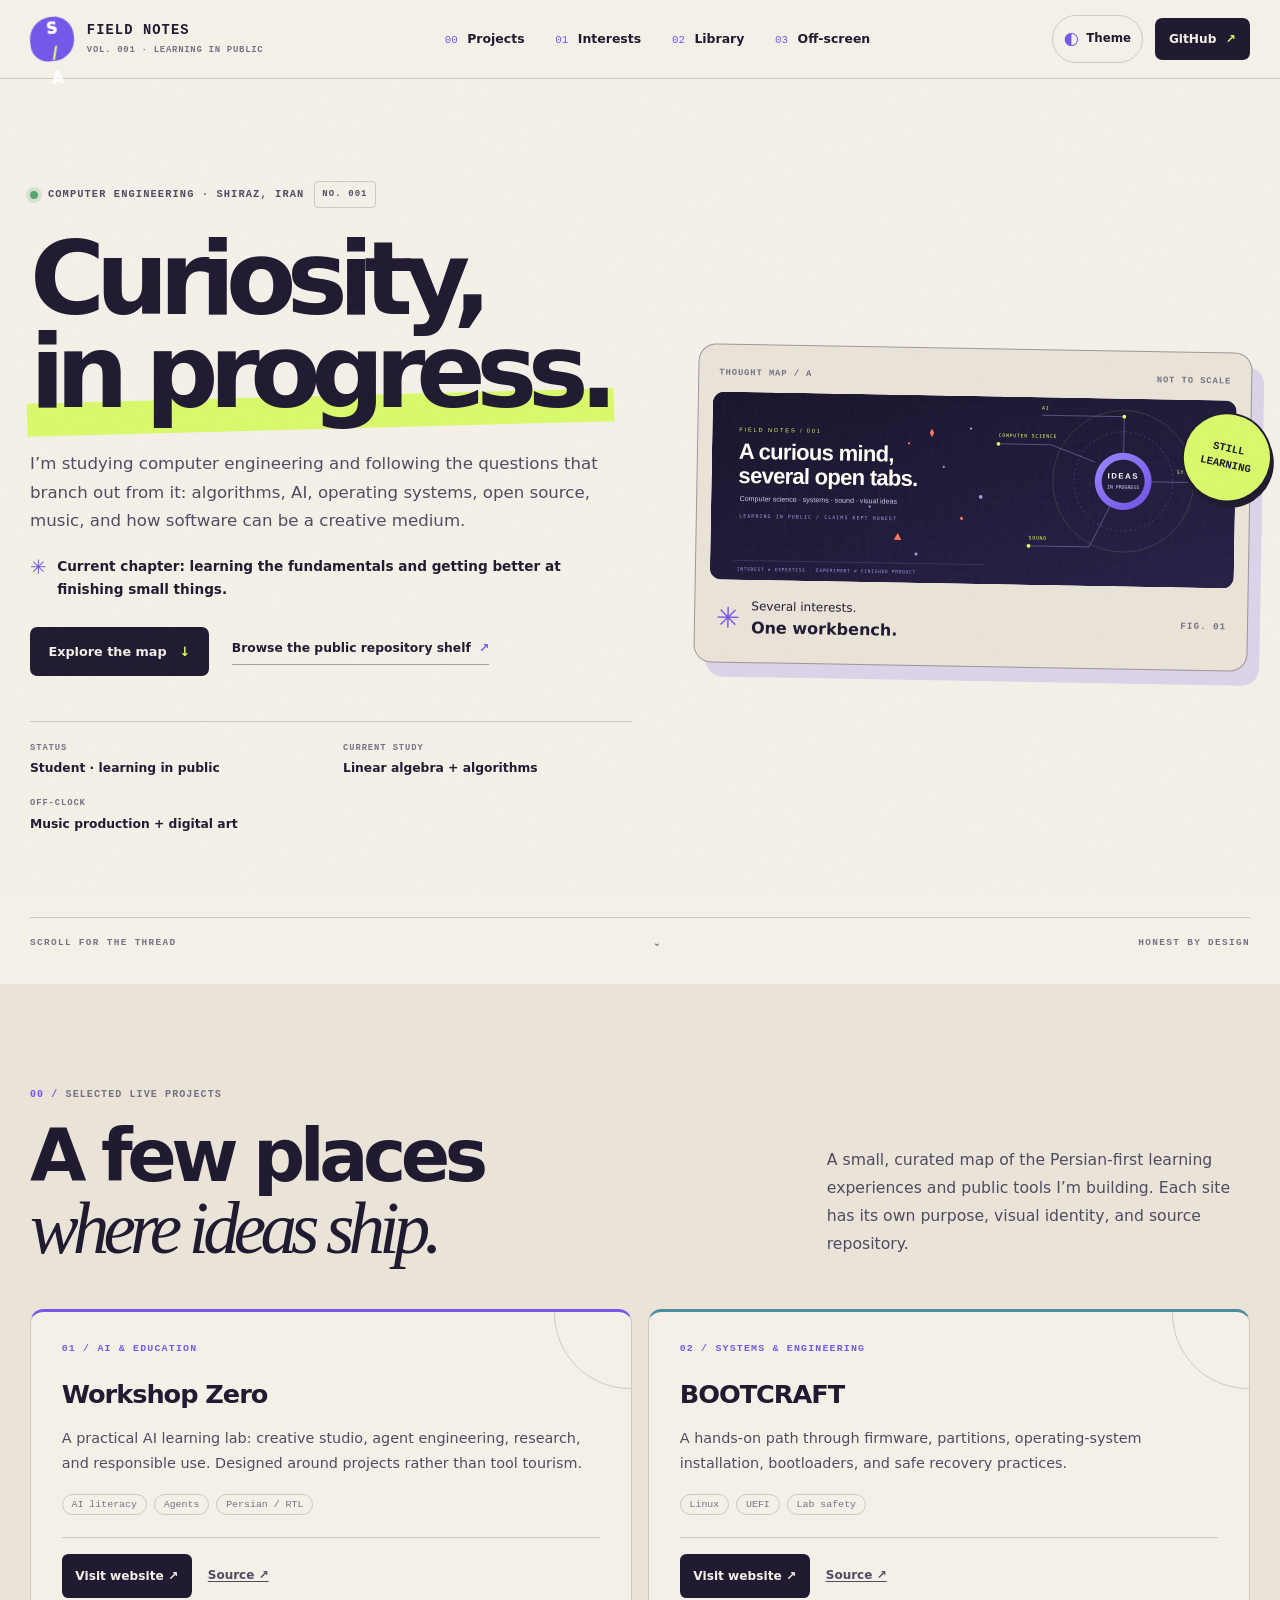
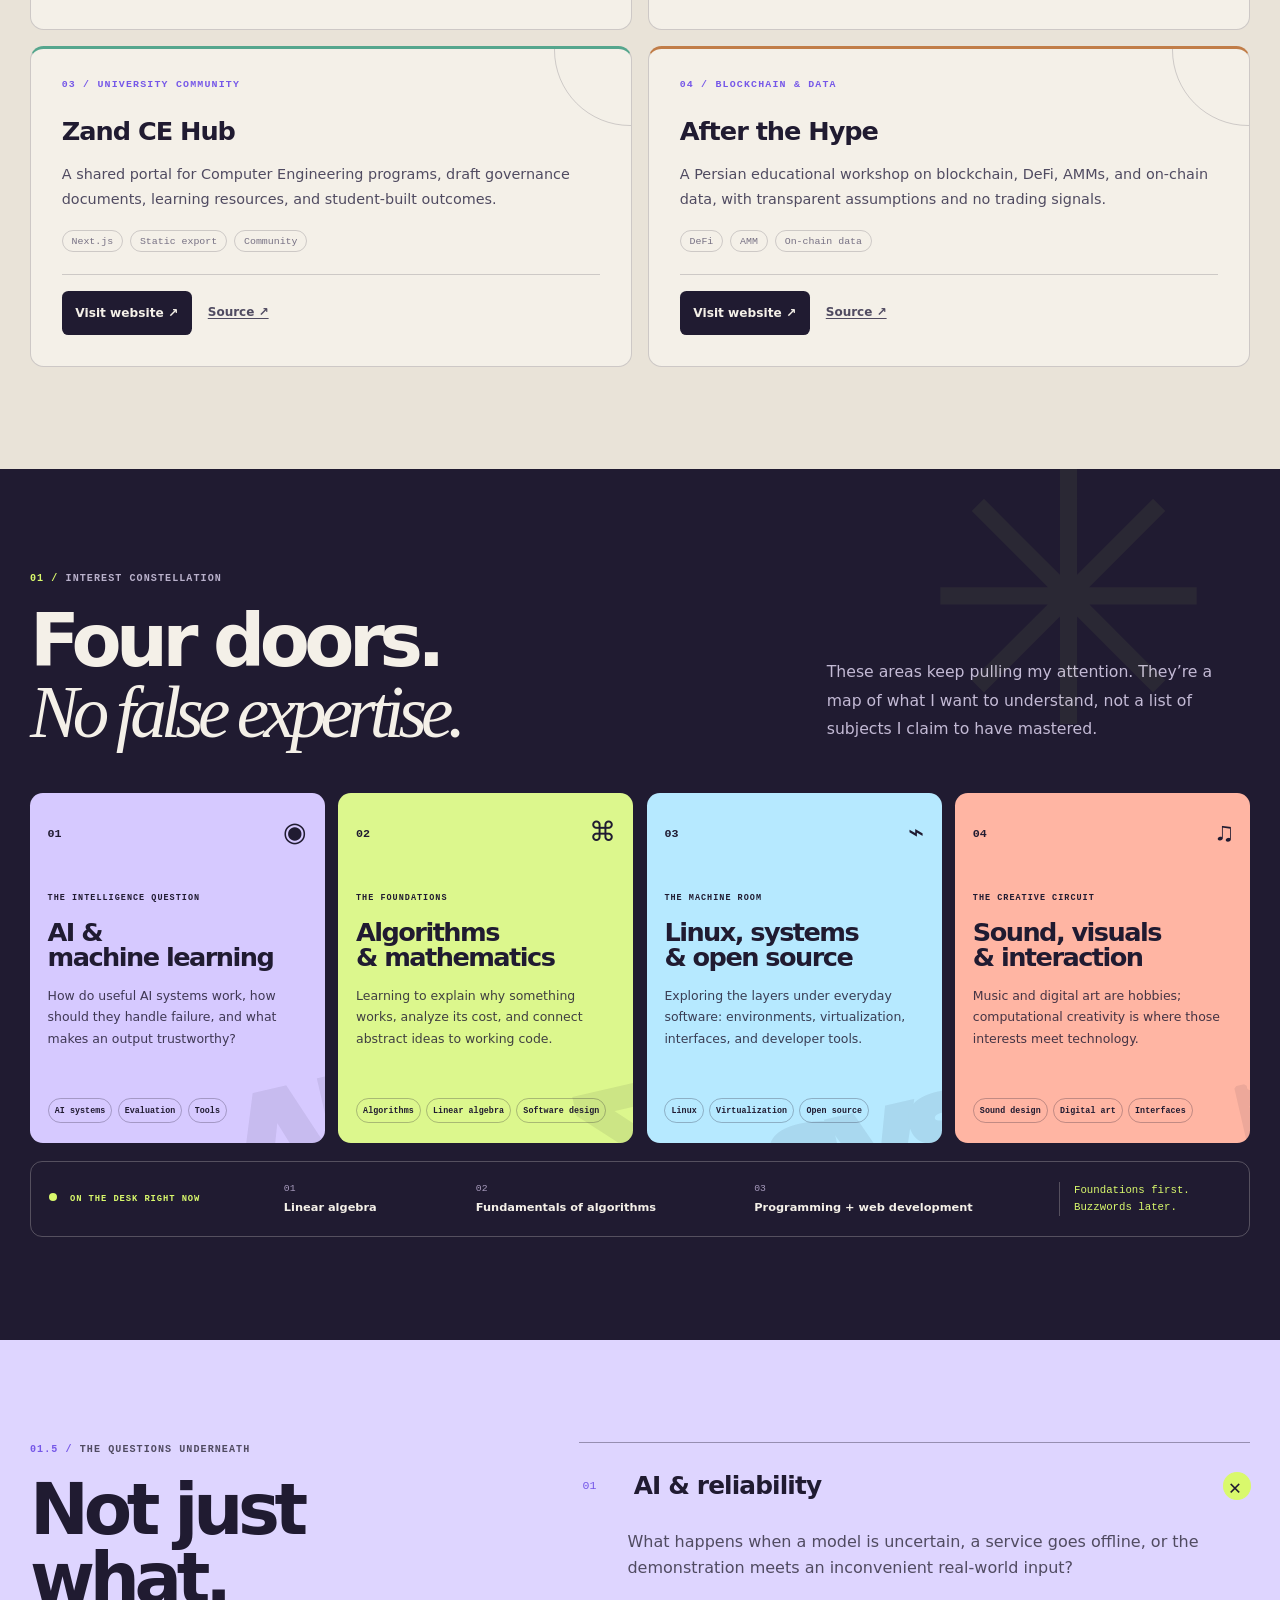
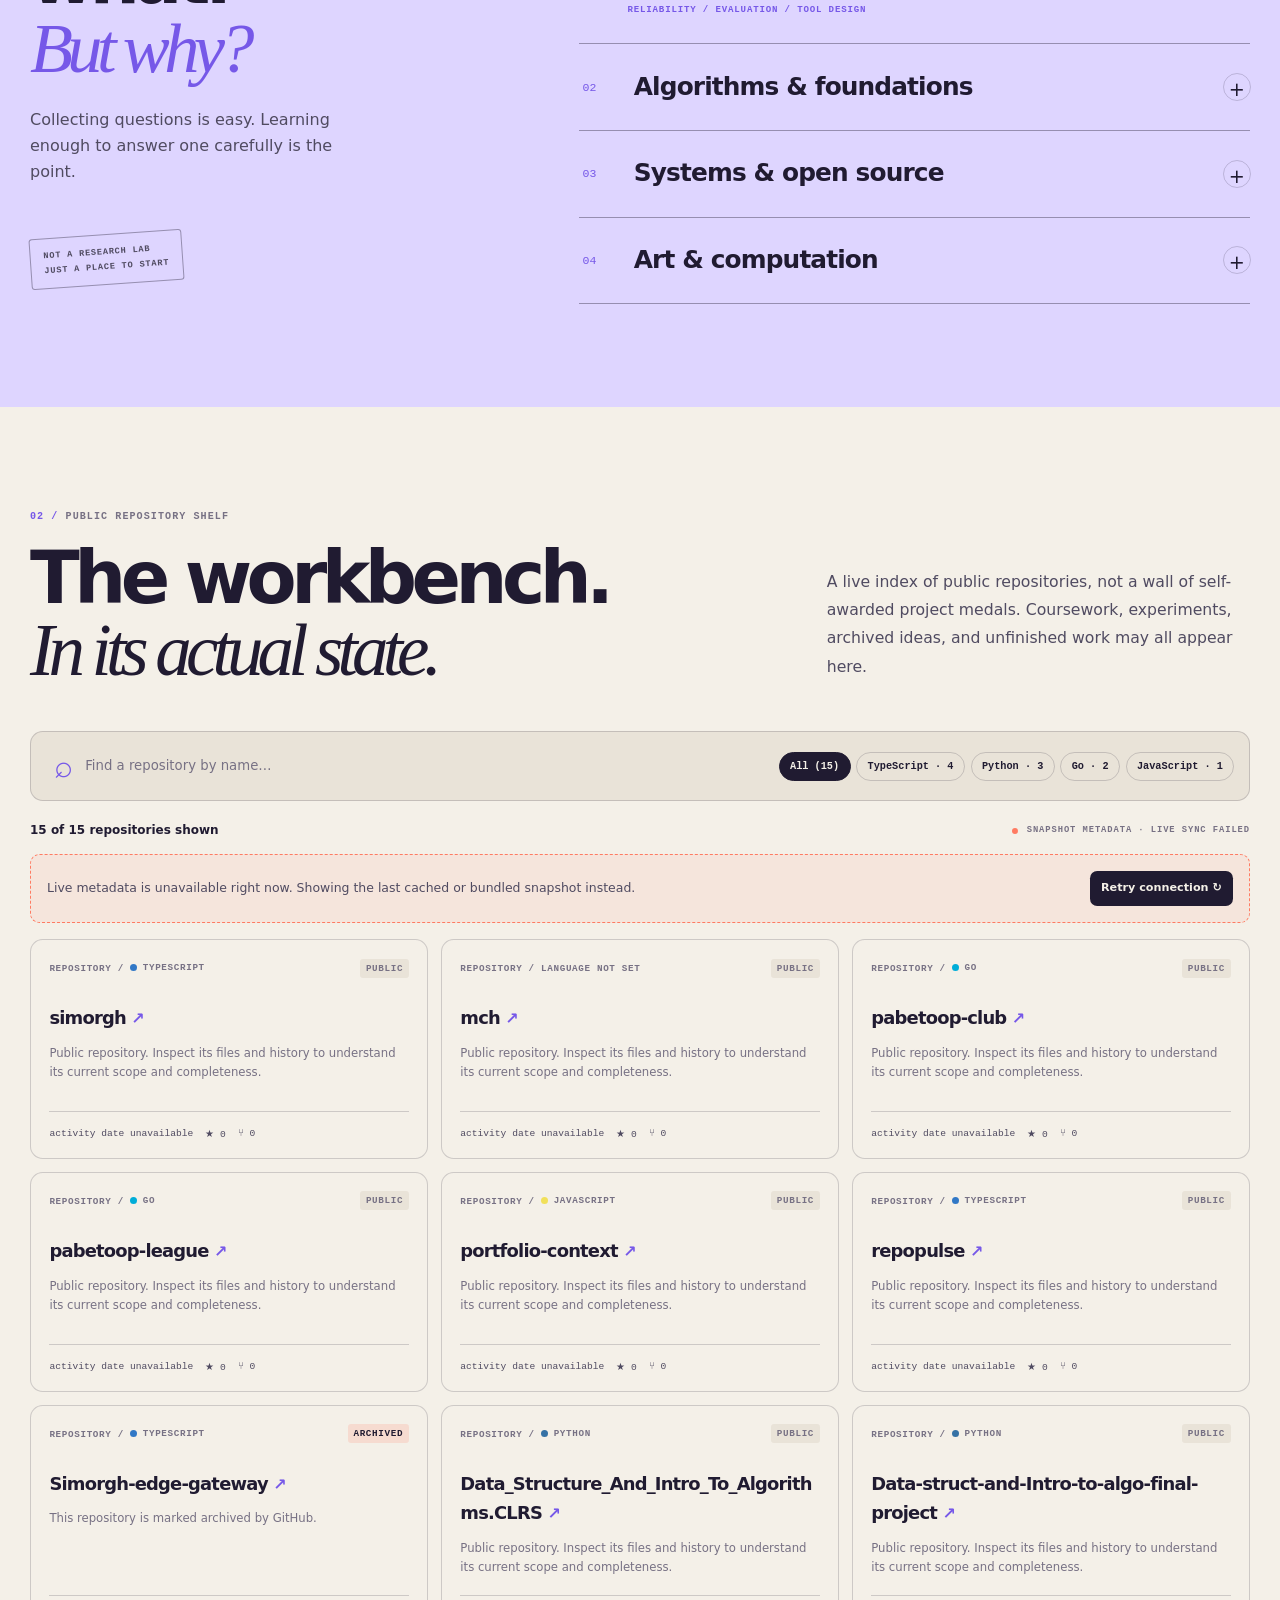
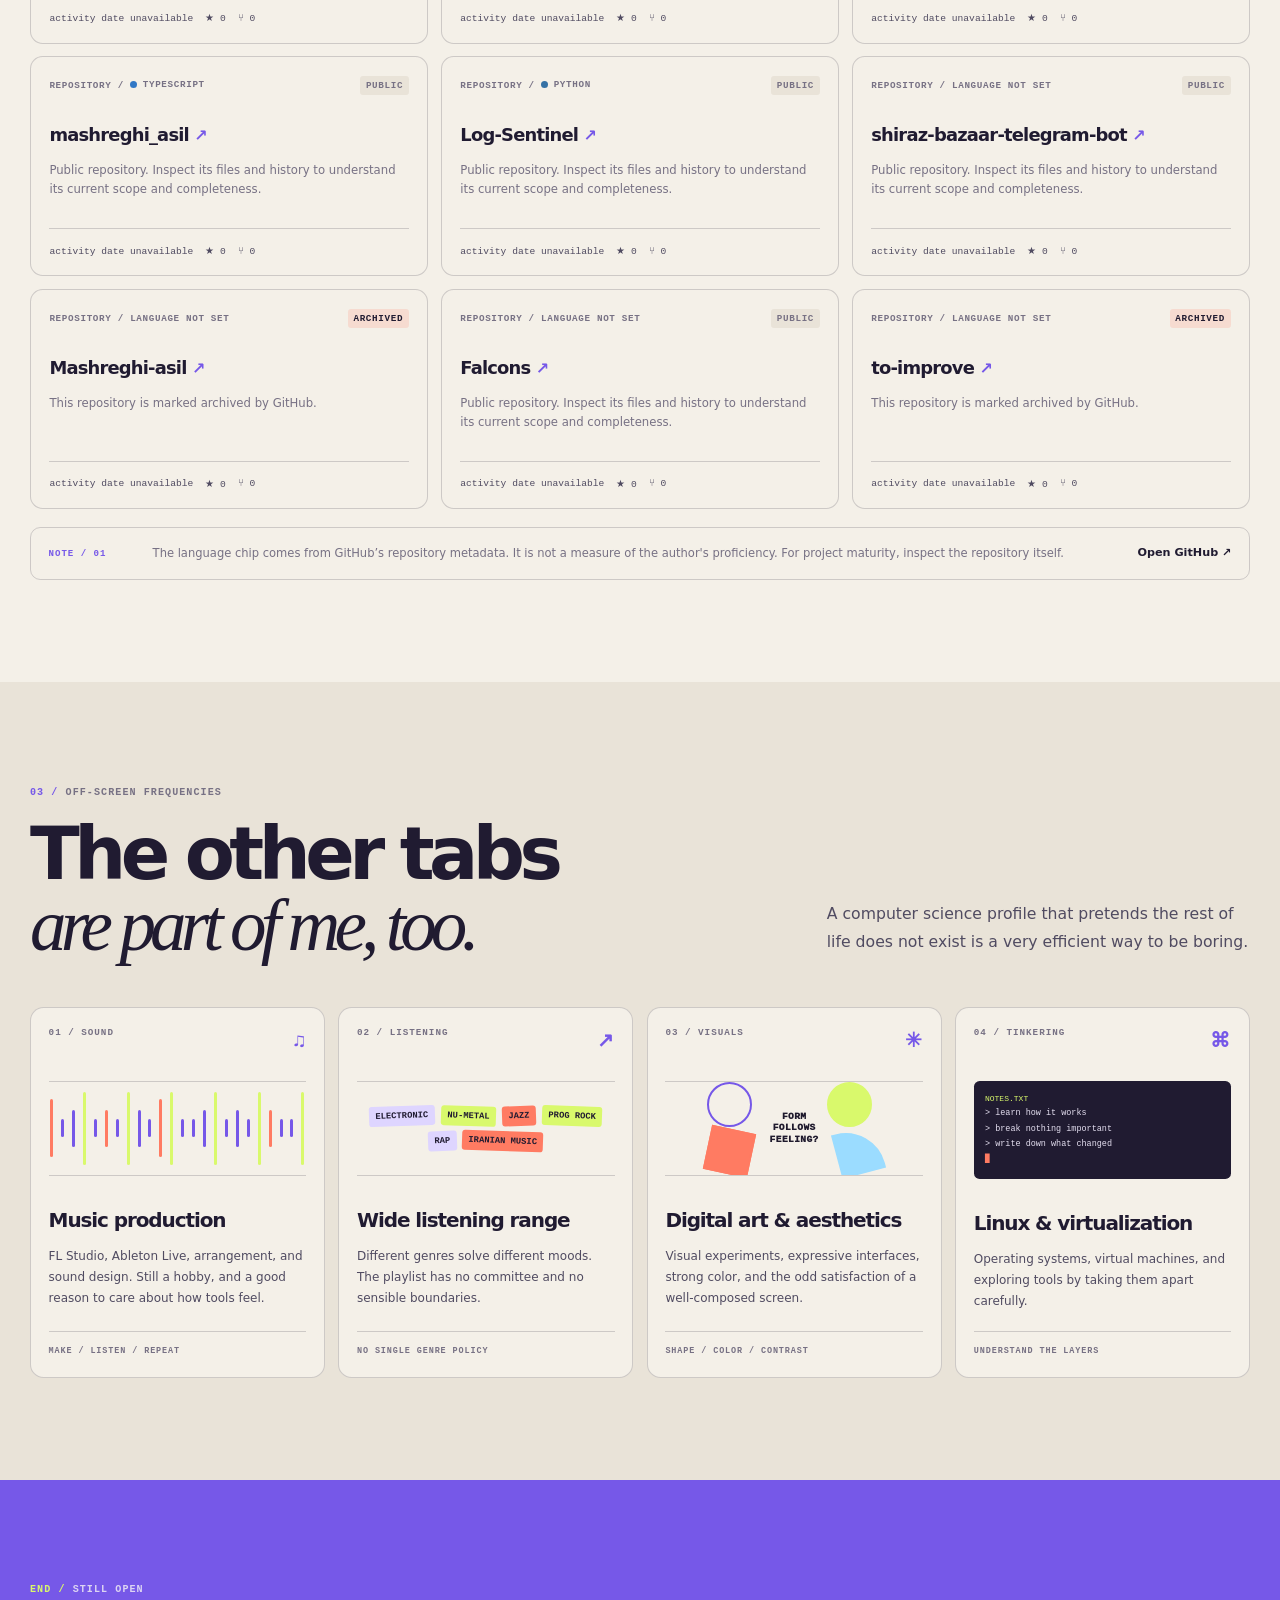
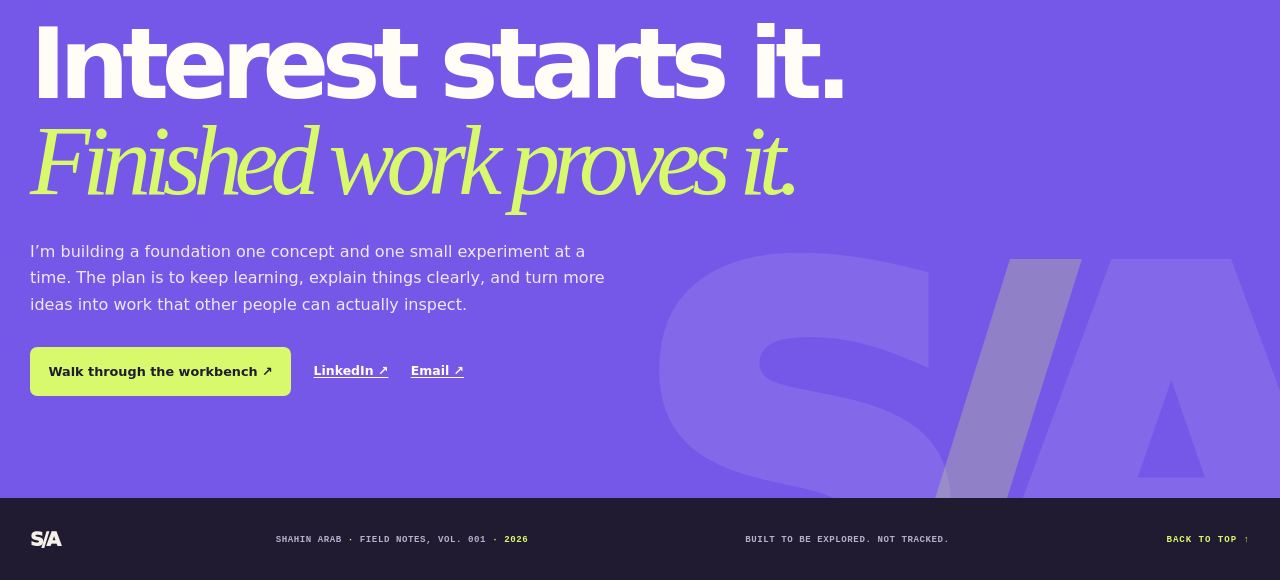
<file: index.html>
<!doctype html>
<html lang="en" data-theme="light"><head>
<meta charset="utf-8"><meta name="viewport" content="width=device-width, initial-scale=1"><meta name="color-scheme" content="light dark"><meta name="theme-color" content="#f4f0e8">
<meta name="description" content="Shahin Arab's field notes: academic interests in AI, computer science, Linux, open source, music production, and digital art."><meta name="author" content="Shahin Arab"><link rel="canonical" href="https://shaiinarab.github.io/shaiinarab/"><title>Shahin Arab — Curiosity, in progress</title>
<meta property="og:type" content="website"><meta property="og:site_name" content="Shahin Arab / Field Notes"><meta property="og:url" content="https://shaiinarab.github.io/shaiinarab/"><meta property="og:title" content="Shahin Arab — Curiosity, in progress"><meta property="og:description" content="Computer science, systems, sound, and visual ideas. Interests without invented credentials."><meta property="og:image" content="https://shaiinarab.github.io/shaiinarab/assets/constellation.svg"><meta property="og:image:alt" content="A curious mind, several open tabs. Computer science, systems, sound, and visual ideas.">
<meta name="twitter:card" content="summary_large_image"><meta name="twitter:title" content="Shahin Arab — Field Notes"><meta name="twitter:description" content="Computer science, systems, sound, and visual ideas. Interests without invented credentials."><meta name="twitter:image" content="https://shaiinarab.github.io/shaiinarab/assets/constellation.svg"><link rel="icon" type="image/svg+xml" href="assets/constellation.svg"><link rel="stylesheet" href="assets/style.css">
<script>document.documentElement.classList.add("js");try{var t=localStorage.getItem("field-notes-theme");if(t==="light"||t==="dark")document.documentElement.dataset.theme=t;else document.documentElement.dataset.theme=matchMedia("(prefers-color-scheme: dark)").matches?"dark":"light";}catch(_){document.documentElement.dataset.theme=matchMedia("(prefers-color-scheme: dark)").matches?"dark":"light";}</script>
<script type="application/ld+json">{"@context":"https://schema.org","@type":"Person","name":"Shahin Arab","url":"https://shaiinarab.github.io/shaiinarab/","jobTitle":"Computer Engineering student","sameAs":["https://github.com/Shaiinarab","https://www.linkedin.com/in/shaiinarab/","https://huggingface.co/shahinozone"],"knowsLanguage":["fa","en"],"knowsAbout":["Artificial intelligence","Algorithms","Software engineering","Linux","Virtualization","Music production","Digital art"]}</script>
</head><body>
<a class="skip-link" href="#main">Skip to content</a><div class="grain" aria-hidden="true"></div>
<header class="site-header"><div class="header-inner wrap"><a class="wordmark" href="#top" aria-label="Shahin Arab, back to top"><span class="mark">S<span>/</span>A</span><span class="wordmark-copy">FIELD NOTES<small>VOL. 001 · LEARNING IN PUBLIC</small></span></a>
<nav class="main-nav" aria-label="Main navigation"><a href="#projects"><span>00</span> Projects</a><a href="#interests"><span>01</span> Interests</a><a href="#library"><span>02</span> Library</a><a href="#offscreen"><span>03</span> Off-screen</a></nav>
<div class="header-actions"><button class="icon-button" id="theme-toggle" type="button" aria-label="Switch color theme" aria-pressed="false"><span aria-hidden="true" id="theme-glyph">◐</span><span class="theme-label">Theme</span></button><a class="header-github" href="https://github.com/Shaiinarab" target="_blank" rel="noopener noreferrer">GitHub <span aria-hidden="true">↗</span></a></div></div></header>
<main id="main">
<section class="hero wrap" id="top" aria-labelledby="hero-title"><div class="hero-copy">
<p class="eyebrow"><span class="eyebrow-dot"></span> COMPUTER ENGINEERING · SHIRAZ, IRAN <span class="issue">NO. 001</span></p><h1 id="hero-title">Curiosity,<br><span class="ink-highlight">in progress.</span></h1>
<p class="hero-lede">I’m studying computer engineering and following the questions that branch out from it: algorithms, AI, operating systems, open source, music, and how software can be a creative medium.</p>
<p class="hero-note"><span class="asterisk" aria-hidden="true">✳</span> Current chapter: learning the fundamentals and getting better at finishing small things.</p>
<div class="hero-actions"><a class="button button-dark" href="#interests">Explore the map <span aria-hidden="true">↓</span></a><a class="text-link" href="#library">Browse the public repository shelf <span aria-hidden="true">↗</span></a></div>
<div class="hero-meta"><div><span class="meta-label">STATUS</span><strong>Student · learning in public</strong></div><div><span class="meta-label">CURRENT STUDY</span><strong>Linear algebra + algorithms</strong></div><div><span class="meta-label">OFF-CLOCK</span><strong>Music production + digital art</strong></div></div></div>
<aside class="hero-art" aria-label="Visual map connecting computer science, AI, systems, and sound"><div class="art-topline"><span>THOUGHT MAP / A</span><span>NOT TO SCALE</span></div><img src="assets/constellation.svg" width="1400" height="500" alt="Orbiting topics: AI, computer science, systems, and sound." fetchpriority="high"><div class="art-caption"><span class="caption-star">✳</span><p>Several interests.<br><strong>One workbench.</strong></p><span class="caption-index">FIG. 01</span></div><div class="orbit-stamp" aria-hidden="true">STILL<br>LEARNING</div></aside>
<div class="hero-bottomline"><span>SCROLL FOR THE THREAD</span><span aria-hidden="true">⌄</span><span>HONEST BY DESIGN</span></div></section>

<section class="section projects-section" id="projects" aria-labelledby="projects-title">
<div class="wrap">
<div class="section-heading">
<div><p class="section-kicker"><span>00 /</span> SELECTED LIVE PROJECTS</p><h2 id="projects-title">A few places<br><em>where ideas ship.</em></h2></div>
<p class="section-intro">A small, curated map of the Persian-first learning experiences and public tools I’m building. Each site has its own purpose, visual identity, and source repository.</p>
</div>
<div class="project-grid">
<article class="project-card project-ai">
<p class="project-kicker">01 / AI & EDUCATION</p><h3>Workshop Zero</h3>
<p>A practical AI learning lab: creative studio, agent engineering, research, and responsible use. Designed around projects rather than tool tourism.</p>
<div class="project-tags"><span>AI literacy</span><span>Agents</span><span>Persian / RTL</span></div>
<div class="project-actions"><a class="project-link" href="https://shaiinarab.github.io/workshop-zero/">Visit website ↗</a><a class="project-source" href="https://github.com/Shaiinarab/workshop-zero">Source ↗</a></div>
</article>
<article class="project-card project-systems">
<p class="project-kicker">02 / SYSTEMS & ENGINEERING</p><h3>BOOTCRAFT</h3>
<p>A hands-on path through firmware, partitions, operating-system installation, bootloaders, and safe recovery practices.</p>
<div class="project-tags"><span>Linux</span><span>UEFI</span><span>Lab safety</span></div>
<div class="project-actions"><a class="project-link" href="https://shaiinarab.github.io/bootcraft-workshops/">Visit website ↗</a><a class="project-source" href="https://github.com/Shaiinarab/bootcraft-workshops">Source ↗</a></div>
</article>
<article class="project-card project-community">
<p class="project-kicker">03 / UNIVERSITY COMMUNITY</p><h3>Zand CE Hub</h3>
<p>A shared portal for Computer Engineering programs, draft governance documents, learning resources, and student-built outcomes.</p>
<div class="project-tags"><span>Next.js</span><span>Static export</span><span>Community</span></div>
<div class="project-actions"><a class="project-link" href="https://shaiinarab.github.io/zand-ce-association/">Visit website ↗</a><a class="project-source" href="https://github.com/Shaiinarab/zand-ce-association">Source ↗</a></div>
</article>
<article class="project-card project-crypto">
<p class="project-kicker">04 / BLOCKCHAIN & DATA</p><h3>After the Hype</h3>
<p>A Persian educational workshop on blockchain, DeFi, AMMs, and on-chain data, with transparent assumptions and no trading signals.</p>
<div class="project-tags"><span>DeFi</span><span>AMM</span><span>On-chain data</span></div>
<div class="project-actions"><a class="project-link" href="https://shaiinarab.github.io/crypto-hype-last-drops/">Visit website ↗</a><a class="project-source" href="https://github.com/Shaiinarab/crypto-hype-last-drops">Source ↗</a></div>
</article>
</div>
</div></section>

<section class="section interests-section" id="interests" aria-labelledby="interests-title"><div class="wrap">
<div class="section-heading"><div><p class="section-kicker"><span>01 /</span> INTEREST CONSTELLATION</p><h2 id="interests-title">Four doors.<br><em>No false expertise.</em></h2></div><p class="section-intro">These areas keep pulling my attention. They’re a map of what I want to understand, not a list of subjects I claim to have mastered.</p></div>
<div class="interest-grid">
<article class="interest-card card-violet"><div class="card-head"><span class="card-number">01</span><span class="card-glyph" aria-hidden="true">◉</span></div><p class="card-label">THE INTELLIGENCE QUESTION</p><h3>AI &<br>machine learning</h3><p>How do useful AI systems work, how should they handle failure, and what makes an output trustworthy?</p><div class="card-tags"><span>AI systems</span><span>Evaluation</span><span>Tools</span></div><span class="card-watermark" aria-hidden="true">AI</span></article>
<article class="interest-card card-lime"><div class="card-head"><span class="card-number">02</span><span class="card-glyph" aria-hidden="true">⌘</span></div><p class="card-label">THE FOUNDATIONS</p><h3>Algorithms<br>& mathematics</h3><p>Learning to explain why something works, analyze its cost, and connect abstract ideas to working code.</p><div class="card-tags"><span>Algorithms</span><span>Linear algebra</span><span>Software design</span></div><span class="card-watermark" aria-hidden="true">∑</span></article>
<article class="interest-card card-blue"><div class="card-head"><span class="card-number">03</span><span class="card-glyph" aria-hidden="true">⌁</span></div><p class="card-label">THE MACHINE ROOM</p><h3>Linux, systems<br>& open source</h3><p>Exploring the layers under everyday software: environments, virtualization, interfaces, and developer tools.</p><div class="card-tags"><span>Linux</span><span>Virtualization</span><span>Open source</span></div><span class="card-watermark" aria-hidden="true">sys</span></article>
<article class="interest-card card-coral"><div class="card-head"><span class="card-number">04</span><span class="card-glyph" aria-hidden="true">♫</span></div><p class="card-label">THE CREATIVE CIRCUIT</p><h3>Sound, visuals<br>& interaction</h3><p>Music and digital art are hobbies; computational creativity is where those interests meet technology.</p><div class="card-tags"><span>Sound design</span><span>Digital art</span><span>Interfaces</span></div><span class="card-watermark" aria-hidden="true">♪</span></article>
</div>
<div class="study-strip"><div class="study-strip-label"><span class="live-dot"></span> ON THE DESK RIGHT NOW</div><div class="study-item"><span>01</span><strong>Linear algebra</strong></div><div class="study-item"><span>02</span><strong>Fundamentals of algorithms</strong></div><div class="study-item"><span>03</span><strong>Programming + web development</strong></div><div class="study-aside">Foundations first.<br>Buzzwords later.</div></div>
</div></section>

<section class="section questions-section" aria-labelledby="questions-title"><div class="wrap question-layout">
<div class="question-lead"><p class="section-kicker"><span>01.5 /</span> THE QUESTIONS UNDERNEATH</p><h2 id="questions-title">Not just what.<br><em>But why?</em></h2><p>Collecting questions is easy. Learning enough to answer one carefully is the point.</p><div class="small-stamp">NOT A RESEARCH LAB<br>JUST A PLACE TO START</div></div>
<div class="question-list"><details open><summary><span>01</span><strong>AI & reliability</strong><span class="details-plus" aria-hidden="true">+</span></summary><div class="details-body"><p>What happens when a model is uncertain, a service goes offline, or the demonstration meets an inconvenient real-world input?</p><span>RELIABILITY / EVALUATION / TOOL DESIGN</span></div></details>
<details><summary><span>02</span><strong>Algorithms & foundations</strong><span class="details-plus" aria-hidden="true">+</span></summary><div class="details-body"><p>Can I explain the idea before reaching for an implementation? What changes as the input grows?</p><span>REASONING / COMPLEXITY / MATHEMATICS</span></div></details>
<details><summary><span>03</span><strong>Systems & open source</strong><span class="details-plus" aria-hidden="true">+</span></summary><div class="details-body"><p>How do the tools beneath an interface behave, and what makes software easier for another person to run and understand?</p><span>LINUX / TOOLING / REPRODUCIBILITY</span></div></details>
<details><summary><span>04</span><strong>Art & computation</strong><span class="details-plus" aria-hidden="true">+</span></summary><div class="details-body"><p>How might sound, rhythm, color, and interaction become part of the same computational canvas?</p><span>MUSIC / VISUAL SYSTEMS / CREATIVE CODE</span></div></details></div>
</div></section>

<section class="section library-section" id="library" aria-labelledby="library-title"><div class="wrap">
<div class="section-heading library-heading"><div><p class="section-kicker"><span>02 /</span> PUBLIC REPOSITORY SHELF</p><h2 id="library-title">The workbench.<br><em>In its actual state.</em></h2></div><p class="section-intro">A live index of public repositories, not a wall of self-awarded project medals. Coursework, experiments, archived ideas, and unfinished work may all appear here.</p></div>
<div class="repo-toolbar"><label class="search-box" for="repo-search"><span aria-hidden="true">⌕</span><input id="repo-search" type="search" placeholder="Find a repository by name…" autocomplete="off" spellcheck="false" aria-label="Search public repositories by name"></label><button class="clear-search" id="clear-search" type="button" hidden>Clear ×</button><div class="language-filters" id="lang-chips" role="group" aria-label="Filter repositories by GitHub language label"><button type="button" class="filter-chip is-active" data-lang="All" aria-pressed="true">All</button></div></div>
<div class="repo-status-row"><p id="result-line" role="status" aria-live="polite">Loading public repositories…</p><p class="data-provenance"><span class="live-dot"></span><span id="repo-status">Waiting for GitHub API</span></p></div>
<div class="api-note" id="api-note" hidden><p>Live metadata is unavailable right now. Showing the last cached or bundled snapshot instead.</p><button class="button button-small" id="repo-retry" type="button">Retry connection ↻</button></div>
<div class="repo-grid" id="repo-grid" aria-busy="true"><div class="repo-skeleton"></div><div class="repo-skeleton"></div><div class="repo-skeleton"></div></div>
<noscript><p class="noscript-note">JavaScript is disabled, so the live repository filter is unavailable. Browse the full list at <a href="https://github.com/Shaiinarab?tab=repositories">GitHub</a>.</p></noscript>
<div class="repo-footnote"><span>NOTE / 01</span><p>The language chip comes from GitHub’s repository metadata. It is not a measure of the author's proficiency. For project maturity, inspect the repository itself.</p><a href="https://github.com/Shaiinarab?tab=repositories" target="_blank" rel="noopener noreferrer">Open GitHub ↗</a></div>
</div></section>

<section class="section offscreen-section" id="offscreen" aria-labelledby="offscreen-title"><div class="wrap">
<div class="section-heading"><div><p class="section-kicker"><span>03 /</span> OFF-SCREEN FREQUENCIES</p><h2 id="offscreen-title">The other tabs<br><em>are part of me, too.</em></h2></div><p class="section-intro">A computer science profile that pretends the rest of life does not exist is a very efficient way to be boring.</p></div>
<div class="hobby-grid">
<article class="hobby-card hobby-sound"><div class="hobby-top"><span>01 / SOUND</span><span aria-hidden="true">♫</span></div><div class="waveform" aria-hidden="true"><i></i><i></i><i></i><i></i><i></i><i></i><i></i><i></i><i></i><i></i><i></i><i></i><i></i><i></i><i></i><i></i><i></i><i></i><i></i><i></i><i></i><i></i><i></i><i></i></div><h3>Music production</h3><p>FL Studio, Ableton Live, arrangement, and sound design. Still a hobby, and a good reason to care about how tools feel.</p><span class="hobby-foot">MAKE / LISTEN / REPEAT</span></article>
<article class="hobby-card hobby-playlist"><div class="hobby-top"><span>02 / LISTENING</span><span aria-hidden="true">↗</span></div><div class="genre-cloud"><span>ELECTRONIC</span><span>NU-METAL</span><span>JAZZ</span><span>PROG ROCK</span><span>RAP</span><span>IRANIAN MUSIC</span></div><h3>Wide listening range</h3><p>Different genres solve different moods. The playlist has no committee and no sensible boundaries.</p><span class="hobby-foot">NO SINGLE GENRE POLICY</span></article>
<article class="hobby-card hobby-visual"><div class="hobby-top"><span>03 / VISUALS</span><span aria-hidden="true">✳</span></div><div class="visual-toy" aria-hidden="true"><span></span><span></span><span></span><span></span><b>FORM<br>FOLLOWS<br>FEELING?</b></div><h3>Digital art & aesthetics</h3><p>Visual experiments, expressive interfaces, strong color, and the odd satisfaction of a well-composed screen.</p><span class="hobby-foot">SHAPE / COLOR / CONTRAST</span></article>
<article class="hobby-card hobby-systems"><div class="hobby-top"><span>04 / TINKERING</span><span aria-hidden="true">⌘</span></div><div class="terminal-card" aria-hidden="true"><span>NOTES.TXT</span><p>&gt; learn how it works</p><p>&gt; break nothing important</p><p>&gt; write down what changed</p><span class="cursor">▊</span></div><h3>Linux & virtualization</h3><p>Operating systems, virtual machines, and exploring tools by taking them apart carefully.</p><span class="hobby-foot">UNDERSTAND THE LAYERS</span></article>
</div></div></section>

<section class="closing-section"><div class="wrap closing-inner"><p class="section-kicker"><span>END /</span> STILL OPEN</p><h2>Interest starts it.<br><em>Finished work proves it.</em></h2><p>I’m building a foundation one concept and one small experiment at a time. The plan is to keep learning, explain things clearly, and turn more ideas into work that other people can actually inspect.</p><div class="closing-actions"><a class="button button-lime" href="https://github.com/Shaiinarab?tab=repositories" target="_blank" rel="noopener noreferrer">Walk through the workbench ↗</a><a class="closing-link" href="https://www.linkedin.com/in/shaiinarab/" target="_blank" rel="noopener noreferrer">LinkedIn ↗</a><a class="closing-link" href="mailto:Shahinarab619@outlook.com">Email ↗</a></div><div class="closing-art" aria-hidden="true">S<span>/</span>A</div></div></section>
</main><footer class="site-footer"><div class="wrap footer-inner"><a class="footer-mark" href="#top">S/A</a><p>Shahin Arab <span>·</span> FIELD NOTES, VOL. 001 <span>·</span> <span id="year">2026</span></p><p>Built to be explored. Not tracked.</p><a href="#top" class="back-top">BACK TO TOP ↑</a></div></footer>
<script src="assets/app.js" defer></script></body></html>
</file>
<file: assets/style.css>
/* FIELD NOTES — expressive editorial system, no framework required. */
:root { color-scheme:light; --paper:#f4f0e8; --paper-deep:#e9e3d8; --ink:#201b31; --ink-soft:#504b61; --muted:#777184; --rule:rgba(32,27,49,.18); --rule-strong:rgba(32,27,49,.38); --violet:#7658e8; --violet-pale:#ded5ff; --lime:#d9f96c; --blue:#9bdcff; --coral:#ff7b62; --dark:#201b31; --wrap:1220px; --ease:cubic-bezier(.2,.8,.2,1); --sans:ui-sans-serif,system-ui,-apple-system,BlinkMacSystemFont,"Segoe UI",sans-serif; --mono:ui-monospace,"SFMono-Regular",Consolas,"Liberation Mono",monospace; }
html[data-theme="dark"] { color-scheme:dark; --paper:#171423; --paper-deep:#201b31; --ink:#f4f0e8; --ink-soft:#c8c1d9; --muted:#a39bb6; --rule:rgba(244,240,232,.17); --rule-strong:rgba(244,240,232,.38); --violet:#ad98ff; --violet-pale:#30274e; --lime:#d9f96c; --blue:#74c9f4; --coral:#ff8b77; --dark:#0f0d19; }
* { box-sizing:border-box; } html { scroll-behavior:smooth; scroll-padding-top:6rem; background:var(--paper); } body { margin:0; color:var(--ink); background:var(--paper); font:400 16px/1.65 var(--sans); -webkit-font-smoothing:antialiased; overflow-x:hidden; } ::selection { background:var(--lime); color:#201b31; } a { color:inherit; text-decoration-thickness:.08em; text-underline-offset:.18em; } button,input { font:inherit; } button { color:inherit; } img,svg { max-width:100%; } :focus-visible { outline:3px solid var(--violet); outline-offset:4px; } [hidden] { display:none!important; }
.wrap { width:min(var(--wrap),calc(100% - 3.5rem)); margin-inline:auto; } .grain { pointer-events:none; position:fixed; inset:0; z-index:20; opacity:.055; background-image:url("data:image/svg+xml,%3Csvg viewBox='0 0 180 180' xmlns='http://www.w3.org/2000/svg'%3E%3Cfilter id='n'%3E%3CfeTurbulence type='fractalNoise' baseFrequency='.9' numOctaves='3' stitchTiles='stitch'/%3E%3C/filter%3E%3Crect width='100%25' height='100%25' filter='url(%23n)' opacity='.4'/%3E%3C/svg%3E"); }
.skip-link { position:fixed; left:1rem; top:-5rem; z-index:40; padding:.65rem 1rem; background:var(--lime); color:#201b31; font-weight:800; border-radius:.4rem; } .skip-link:focus { top:1rem; } .site-header { position:sticky; top:0; z-index:30; background:color-mix(in srgb,var(--paper) 91%,transparent); border-bottom:1px solid var(--rule); backdrop-filter:blur(18px); }
.header-inner { min-height:78px; display:flex; align-items:center; justify-content:space-between; gap:1.4rem; } .wordmark { display:flex; align-items:center; gap:.8rem; text-decoration:none; flex-shrink:0; } .mark { display:grid; place-items:center; width:44px; height:44px; background:var(--violet); color:white; border-radius:50% 44% 48% 39%; font-size:.94rem; font-weight:950; letter-spacing:-.12em; transform:rotate(-7deg); } .mark span,.footer-mark span { color:var(--lime); }
.wordmark-copy { display:grid; font:850 .86rem/1.15 var(--mono); letter-spacing:.08em; } .wordmark-copy small { margin-top:.35rem; color:var(--muted); font-size:.56rem; font-weight:600; letter-spacing:.08em; } .main-nav { display:flex; align-items:center; gap:clamp(.8rem,2.4vw,2.2rem); } .main-nav a { font-size:.78rem; font-weight:750; text-decoration:none; white-space:nowrap; } .main-nav a span { margin-right:.32rem; color:var(--violet); font:.68rem var(--mono); } .header-actions { display:flex; align-items:center; gap:.7rem; } .icon-button { display:inline-flex; align-items:center; gap:.45rem; padding:.55rem .7rem; border:1px solid var(--rule); background:transparent; border-radius:100px; cursor:pointer; font-size:.74rem; font-weight:750; } #theme-glyph { color:var(--violet); font-size:1.1rem; } .header-github { text-decoration:none; background:var(--ink); color:var(--paper); padding:.66rem .9rem; border-radius:.45rem; font-size:.76rem; font-weight:800; white-space:nowrap; } .header-github span { color:var(--lime); padding-left:.3rem; }
.hero { position:relative; display:grid; grid-template-columns:minmax(0,1fr) minmax(350px,.92fr); gap:clamp(2.4rem,5vw,5rem); padding-top:clamp(4.5rem,8vw,7rem); padding-bottom:2rem; } .hero-copy { position:relative; z-index:2; align-self:center; }
.eyebrow,.section-kicker,.meta-label,.card-label,.study-strip-label,.art-topline,.caption-index,.card-tags,.hobby-top,.hobby-foot,.data-provenance,.repo-footnote>span,.back-top { font-family:var(--mono); text-transform:uppercase; letter-spacing:.105em; font-size:.65rem; font-weight:800; } .eyebrow { display:flex; flex-wrap:wrap; align-items:center; gap:.62rem; margin:0 0 1.5rem; color:var(--ink-soft); } .eyebrow-dot,.live-dot { width:8px; height:8px; display:inline-block; background:#55a66c; border-radius:50%; box-shadow:0 0 0 4px color-mix(in srgb,#55a66c 18%,transparent); } .issue { padding:.3rem .44rem; border:1px solid var(--rule); border-radius:.25rem; font-size:.56rem; } h1,h2,h3,p { margin-top:0; }
.hero h1 { max-width:760px; margin:0; font-size:clamp(4.15rem,8vw,7.8rem); line-height:.91; letter-spacing:-.092em; font-weight:900; } .ink-highlight { position:relative; z-index:0; white-space:nowrap; } .ink-highlight::before { content:""; position:absolute; left:-.025em; right:-.06em; bottom:.02em; height:.32em; z-index:-1; background:var(--lime); transform:rotate(-1.5deg); }
.hero-lede { max-width:600px; margin:2rem 0 1.2rem; color:var(--ink-soft); font-size:clamp(1.04rem,1.3vw,1.2rem); line-height:1.72; } .hero-note { display:flex; align-items:flex-start; gap:.65rem; max-width:560px; color:var(--ink); font-size:.85rem; font-weight:650; } .asterisk { color:var(--violet); font-size:1.25rem; line-height:1.2; } .hero-actions { display:flex; flex-wrap:wrap; align-items:center; gap:1rem 1.45rem; margin:1.7rem 0 2.8rem; }
.button { display:inline-flex; justify-content:center; align-items:center; gap:.8rem; text-decoration:none; border:0; border-radius:.45rem; padding:.87rem 1.15rem; font-size:.8rem; font-weight:850; cursor:pointer; transition:transform .2s var(--ease),box-shadow .2s var(--ease),background .2s var(--ease); } .button:hover { transform:translateY(-2px); box-shadow:0 8px 0 color-mix(in srgb,var(--ink) 12%,transparent); } .button-dark { background:var(--ink); color:var(--paper); } .button-dark span { color:var(--lime); } .button-lime { background:var(--lime); color:#201b31; } .button-small { padding:.52rem .7rem; font-size:.7rem; background:var(--ink); color:var(--paper); }
.text-link { font-size:.77rem; font-weight:800; text-decoration:none; border-bottom:1px solid var(--rule-strong); padding-bottom:.32rem; } .text-link span { margin-left:.25rem; color:var(--violet); } .hero-meta { display:grid; grid-template-columns:1fr 1fr; gap:1.15rem 1.5rem; padding-top:1.2rem; border-top:1px solid var(--rule); } .hero-meta>div { display:grid; gap:.24rem; } .meta-label { color:var(--muted); font-size:.55rem; } .hero-meta strong { font-size:.77rem; line-height:1.5; font-weight:800; }
.hero-art { min-width:0; position:relative; align-self:center; padding:.85rem; border:1px solid var(--rule-strong); background:var(--paper-deep); border-radius:1.1rem; box-shadow:12px 14px 0 color-mix(in srgb,var(--violet) 19%,transparent); transform:rotate(1deg); } .art-topline { display:flex; justify-content:space-between; padding:.45rem .4rem .75rem; color:var(--muted); font-size:.55rem; } .hero-art img { display:block; width:100%; height:auto; border-radius:.72rem; } .art-caption { display:flex; gap:.7rem; align-items:center; padding:.95rem .45rem .4rem; } .art-caption p { margin:0; font-size:.75rem; line-height:1.45; } .art-caption strong { font-size:1rem; } .caption-star { color:var(--violet); font-size:1.8rem; } .caption-index { margin-left:auto; font-size:.58rem; color:var(--muted); } .orbit-stamp { position:absolute; right:-1.4rem; top:3.7rem; display:grid; place-content:center; width:90px; height:90px; text-align:center; font:900 .67rem/1.45 var(--mono); color:var(--dark); background:var(--lime); border:2px solid var(--dark); border-radius:50%; transform:rotate(11deg); box-shadow:3px 5px 0 var(--dark); }
.hero-bottomline { grid-column:1/-1; display:flex; justify-content:space-between; gap:1rem; padding:1.2rem 0 .2rem; margin-top:1.25rem; border-top:1px solid var(--rule); font:700 .59rem var(--mono); letter-spacing:.14em; color:var(--muted); }
.section { padding:clamp(4.6rem,8vw,7.5rem) 0; } .interests-section { background:var(--dark); color:#f4f0e8; position:relative; overflow:hidden; } .interests-section::before { content:"✳"; position:absolute; top:-2.7rem; right:5%; font-size:22rem; color:rgba(217,249,108,.055); line-height:1; pointer-events:none; } .section-heading { display:grid; grid-template-columns:minmax(0,1.15fr) minmax(240px,.65fr); align-items:end; gap:3rem; margin-bottom:2.8rem; } .section-kicker { margin-bottom:1.05rem; color:var(--muted); font-size:.63rem; } .section-kicker span { color:var(--violet); } .interests-section .section-kicker { color:#b9b1cb; } .interests-section .section-kicker span { color:var(--lime); } .section-heading h2,.question-lead h2,.closing-inner h2 { margin:0; font-size:clamp(2.9rem,5.7vw,5.3rem); line-height:.98; letter-spacing:-.075em; font-weight:900; } .section-heading h2 em,.question-lead h2 em,.closing-inner h2 em { font-family:Georgia,"Times New Roman",serif; font-weight:400; letter-spacing:-.08em; } .section-intro { margin:0 0 .35rem; max-width:470px; color:var(--ink-soft); font-size:.98rem; line-height:1.8; } .interests-section .section-intro { color:#c3bad5; }
.interest-grid { display:grid; grid-template-columns:repeat(4,minmax(0,1fr)); gap:.85rem; } .interest-card { min-height:350px; position:relative; display:flex; flex-direction:column; padding:1.15rem 1.1rem 1.25rem; border-radius:.8rem; overflow:hidden; isolation:isolate; color:#201b31; transition:transform .22s var(--ease); } .interest-card:hover { transform:translateY(-6px) rotate(-.35deg); } .card-violet { background:#d6c9ff; } .card-lime { background:#dcf78d; } .card-blue { background:#b6e9ff; } .card-coral { background:#ffb5a3; } .card-head { display:flex; justify-content:space-between; align-items:center; font-family:var(--mono); } .card-number { font-size:.73rem; font-weight:800; } .card-glyph { font-size:1.7rem; } .card-label { position:relative; margin:2.2rem 0 .85rem; font-size:.53rem; letter-spacing:.12em; } .interest-card h3 { position:relative; margin:0 0 .9rem; font-size:clamp(1.45rem,2vw,2.05rem); line-height:1; letter-spacing:-.06em; font-weight:900; } .interest-card>p:not(.card-label) { position:relative; margin:0 0 1.25rem; color:rgba(32,27,49,.83); font-size:.78rem; line-height:1.7; } .card-tags { position:relative; display:flex; flex-wrap:wrap; gap:.32rem; margin-top:auto; font-size:.52rem; letter-spacing:.01em; text-transform:none; } .card-tags span { padding:.3rem .38rem; border:1px solid rgba(32,27,49,.28); border-radius:99px; } .card-watermark { position:absolute; right:-.22em; bottom:-.45em; font:950 8.5rem/.9 var(--sans); letter-spacing:-.1em; opacity:.08; z-index:-1; transform:rotate(-13deg); }
.study-strip { display:grid; grid-template-columns:1.25fr 1fr 1.5fr 1.65fr 1fr; align-items:center; gap:1.2rem; margin-top:1.1rem; padding:1.25rem 1.1rem; border:1px solid rgba(244,240,232,.25); border-radius:.75rem; } .study-strip-label { color:var(--lime); font-size:.55rem; line-height:1.6; } .study-strip-label .live-dot { margin-right:.45rem; background:var(--lime); box-shadow:none; } .study-item { display:grid; gap:.3rem; } .study-item span { color:#a79bbd; font:.61rem var(--mono); } .study-item strong { font-size:.71rem; line-height:1.45; } .study-aside { padding-left:.9rem; border-left:1px solid rgba(244,240,232,.25); color:var(--lime); font:.67rem/1.6 var(--mono); }
.questions-section { background:var(--violet-pale); } html[data-theme="dark"] .questions-section { background:#211b34; } .question-layout { display:grid; grid-template-columns:minmax(260px,.8fr) minmax(0,1.2fr); gap:clamp(3rem,8vw,8rem); } .question-lead { position:relative; } .question-lead .section-kicker { color:var(--ink-soft); } .question-lead h2 { font-size:clamp(3rem,5.5vw,5.5rem); } .question-lead h2 em { color:var(--violet); } .question-lead>p:not(.section-kicker) { max-width:340px; margin-top:1.5rem; color:var(--ink-soft); } .small-stamp { display:inline-block; margin-top:2rem; padding:.65rem .8rem; border:1px solid var(--rule-strong); border-radius:.2rem; color:var(--ink-soft); font:800 .54rem/1.65 var(--mono); letter-spacing:.09em; transform:rotate(-4deg); }
.question-list { border-top:1px solid var(--rule-strong); } .question-list details { border-bottom:1px solid var(--rule-strong); } .question-list summary { list-style:none; cursor:pointer; display:grid; grid-template-columns:2.5rem 1fr 1.5rem; gap:.7rem; align-items:center; padding:1.4rem .2rem; } .question-list summary::-webkit-details-marker { display:none; } .question-list summary>span:first-child { color:var(--violet); font:.72rem var(--mono); } .question-list summary strong { font-size:clamp(1.1rem,2vw,1.55rem); letter-spacing:-.035em; } .details-plus { display:grid; place-items:center; width:28px; height:28px; border:1px solid var(--rule); border-radius:50%; font-size:1.2rem; transition:transform .2s; } details[open] .details-plus { transform:rotate(45deg); background:var(--lime); border-color:var(--lime); color:var(--dark); } .details-body { padding:0 3rem 1.4rem; animation:reveal .25s var(--ease); } .details-body p { max-width:610px; margin:0 0 .8rem; color:var(--ink-soft); } .details-body span { font:700 .57rem var(--mono); letter-spacing:.09em; color:var(--violet); } @keyframes reveal { from { opacity:0; transform:translateY(-4px); } to { opacity:1; transform:translateY(0); } }
.library-section { background:var(--paper); } .library-heading .section-intro { max-width:430px; } .repo-toolbar { display:flex; align-items:center; gap:.75rem; flex-wrap:wrap; padding:.8rem; border:1px solid var(--rule); border-radius:.8rem; background:var(--paper-deep); } .search-box { display:flex; align-items:center; gap:.65rem; flex:1 1 250px; min-width:180px; padding:0 .65rem; } .search-box>span { color:var(--violet); font:2rem/1 var(--sans); } .search-box input { min-width:0; width:100%; padding:.65rem .1rem; background:transparent; border:0; outline:0; color:var(--ink); font-size:.83rem; } .search-box input::placeholder { color:var(--muted); } .clear-search { border:0; background:transparent; cursor:pointer; color:var(--muted); font-size:.75rem; } .language-filters { display:flex; gap:.35rem; overflow-x:auto; max-width:100%; padding:.12rem; scrollbar-width:thin; } .filter-chip { flex:0 0 auto; border:1px solid var(--rule); background:transparent; padding:.46rem .65rem; border-radius:99px; font:700 .64rem var(--mono); cursor:pointer; } .filter-chip:hover,.filter-chip.is-active { background:var(--ink); color:var(--paper); border-color:var(--ink); }
.repo-status-row { display:flex; align-items:center; justify-content:space-between; gap:1rem; margin:1.2rem 0 .85rem; } #result-line { margin:0; font-size:.75rem; font-weight:800; } .data-provenance { display:flex; align-items:center; gap:.55rem; margin:0; color:var(--muted); font-size:.55rem; } .data-provenance .live-dot { width:6px; height:6px; box-shadow:none; } .api-note { display:flex; flex-wrap:wrap; align-items:center; justify-content:space-between; gap:1rem; padding:1rem; margin-bottom:1rem; border:1px dashed var(--coral); border-radius:.6rem; background:color-mix(in srgb,var(--coral) 9%,var(--paper)); } .api-note p { margin:0; color:var(--ink-soft); font-size:.78rem; }
.repo-grid { display:grid; grid-template-columns:repeat(3,minmax(0,1fr)); gap:.8rem; } .repo-card { min-width:0; min-height:220px; display:flex; flex-direction:column; padding:1.15rem; border:1px solid var(--rule); border-radius:.8rem; background:var(--paper); transition:transform .18s var(--ease),border-color .18s,box-shadow .18s; } .repo-card:hover { transform:translateY(-4px); border-color:var(--violet); box-shadow:5px 6px 0 color-mix(in srgb,var(--violet) 22%,transparent); } .repo-card-top { display:flex; align-items:center; justify-content:space-between; gap:.5rem; color:var(--muted); font:700 .58rem var(--mono); text-transform:uppercase; letter-spacing:.07em; } .repo-state { padding:.25rem .35rem; border-radius:.2rem; background:var(--paper-deep); color:var(--muted); } .repo-state.archived { background:color-mix(in srgb,var(--coral) 18%,var(--paper)); color:var(--ink); } .repo-card h3 { margin:1.6rem 0 .7rem; font-size:1.12rem; letter-spacing:-.045em; overflow-wrap:anywhere; } .repo-card h3 a { text-decoration:none; } .repo-card h3 a:hover { text-decoration:underline; text-decoration-color:var(--violet); } .repo-description { margin:0 0 auto; color:var(--muted); font-size:.73rem; line-height:1.65; } .repo-meta { display:flex; flex-wrap:wrap; align-items:center; gap:.4rem .75rem; padding-top:1rem; margin-top:1.1rem; border-top:1px solid var(--rule); color:var(--ink-soft); font:.6rem var(--mono); } .repo-language { display:inline-flex; align-items:center; gap:.35rem; } .language-dot { display:inline-block; width:7px; height:7px; border-radius:50%; background:var(--violet); } .repo-arrow { color:var(--violet); font-size:1rem; } .repo-skeleton { min-height:220px; border-radius:.8rem; border:1px solid var(--rule); background:linear-gradient(100deg,var(--paper-deep) 20%,var(--paper) 40%,var(--paper-deep) 60%); background-size:220% 100%; animation:shimmer 1.3s linear infinite; } @keyframes shimmer { to { background-position-x:-220%; } } .empty-state { grid-column:1/-1; padding:3rem 1rem; text-align:center; border:1px dashed var(--rule-strong); border-radius:.75rem; color:var(--muted); } .repo-footnote { display:grid; grid-template-columns:5.5rem 1fr auto; align-items:center; gap:1rem; margin-top:1.1rem; padding:1rem 1.1rem; border:1px solid var(--rule); border-radius:.65rem; } .repo-footnote>span { color:var(--violet); font-size:.57rem; } .repo-footnote p { margin:0; color:var(--muted); font-size:.72rem; line-height:1.65; } .repo-footnote a { font-size:.7rem; font-weight:800; text-decoration:none; white-space:nowrap; } .noscript-note { padding:1rem; background:var(--paper-deep); border-radius:.5rem; }
.offscreen-section { background:var(--paper-deep); } .hobby-grid { display:grid; grid-template-columns:repeat(4,minmax(0,1fr)); gap:.85rem; } .hobby-card { display:flex; min-width:0; flex-direction:column; min-height:350px; padding:1.1rem; border:1px solid var(--rule); border-radius:.85rem; background:var(--paper); overflow:hidden; } .hobby-top { display:flex; justify-content:space-between; color:var(--muted); font-size:.58rem; } .hobby-top span+span { font-size:1.25rem; color:var(--violet); } .waveform { height:95px; display:flex; align-items:center; justify-content:space-between; gap:3px; margin:1.4rem 0; padding:.5rem .1rem; border-block:1px solid var(--rule); } .waveform i { display:block; width:3px; height:23%; border-radius:5px; background:var(--violet); transform-origin:center; animation:wave 1.1s ease-in-out infinite alternate; } .waveform i:nth-child(5n+1) { height:75%; background:var(--coral); animation-delay:-.4s; } .waveform i:nth-child(3n) { height:48%; animation-delay:-.8s; } .waveform i:nth-child(4n) { height:95%; background:var(--lime); animation-delay:-.2s; } @keyframes wave { to { transform:scaleY(.28); } }
.genre-cloud { min-height:95px; display:flex; align-content:center; align-items:center; justify-content:center; flex-wrap:wrap; gap:.38rem; margin:1.4rem 0; padding:.7rem .25rem; border-block:1px solid var(--rule); } .genre-cloud span { display:inline-block; padding:.3rem .4rem; border-radius:3px; background:var(--violet-pale); color:var(--ink); font:800 .55rem var(--mono); transform:rotate(-2deg); } .genre-cloud span:nth-child(2n) { background:var(--lime); transform:rotate(2deg); } .genre-cloud span:nth-child(3n) { background:var(--coral); } .visual-toy { display:grid; grid-template-columns:1fr 1fr; grid-template-rows:1fr 1fr; place-items:center; position:relative; min-height:95px; margin:1.4rem 0; border-block:1px solid var(--rule); overflow:hidden; } .visual-toy span { width:45px; height:45px; border:2px solid var(--violet); border-radius:50%; } .visual-toy span:nth-child(2) { background:var(--lime); border-color:var(--lime); transform:translateX(-9px); } .visual-toy span:nth-child(3) { border-radius:0; background:var(--coral); border-color:var(--coral); transform:rotate(12deg); } .visual-toy span:nth-child(4) { border-radius:0 90% 0 0; background:var(--blue); border-color:var(--blue); transform:rotate(-15deg); } .visual-toy b { position:absolute; text-align:center; font:950 .6rem/1.2 var(--mono); letter-spacing:.04em; color:var(--ink); mix-blend-mode:multiply; } html[data-theme="dark"] .visual-toy b { mix-blend-mode:normal; color:#171423; }
.terminal-card { display:flex; flex-direction:column; min-height:95px; margin:1.4rem 0; padding:.7rem; background:var(--dark); color:#e4dff0; border-radius:.35rem; font:.53rem/1.8 var(--mono); } .terminal-card>span:first-child { color:var(--lime); font-size:.5rem; } .terminal-card p { margin:0; } .terminal-card .cursor { color:var(--coral); } .hobby-card h3 { margin:.35rem 0 .6rem; font-size:1.25rem; letter-spacing:-.055em; } .hobby-card>p { margin:0 0 1.2rem; color:var(--ink-soft); font-size:.75rem; line-height:1.75; } .hobby-foot { margin-top:auto; padding-top:.8rem; border-top:1px solid var(--rule); color:var(--muted); font-size:.53rem; }
.closing-section { background:var(--violet); color:#fffdf5; overflow:hidden; } .closing-inner { position:relative; padding-top:clamp(4rem,8vw,7rem); padding-bottom:clamp(4rem,8vw,7rem); } .closing-inner .section-kicker { color:rgba(255,253,245,.75); } .closing-inner .section-kicker span { color:var(--lime); } .closing-inner h2 { position:relative; z-index:1; max-width:920px; font-size:clamp(3.5rem,7.7vw,7rem); } .closing-inner h2 em { color:var(--lime); } .closing-inner>p:not(.section-kicker) { position:relative; z-index:1; max-width:600px; margin:1.8rem 0 1.4rem; color:rgba(255,253,245,.88); } .closing-actions { position:relative; z-index:1; display:flex; align-items:center; gap:1rem 1.4rem; flex-wrap:wrap; margin-top:1.8rem; } .closing-link { color:#fffdf5; font-size:.78rem; font-weight:800; } .closing-art { position:absolute; right:-.03em; bottom:-.37em; color:rgba(255,255,255,.095); font:950 clamp(15rem,37vw,37rem)/.9 var(--sans); letter-spacing:-.17em; pointer-events:none; } .closing-art span { color:var(--lime); opacity:.25; }
.site-footer { background:var(--dark); color:#f4f0e8; } .footer-inner { min-height:82px; display:flex; align-items:center; justify-content:space-between; gap:1.2rem; } .footer-mark { font:950 1.2rem var(--sans); letter-spacing:-.12em; text-decoration:none; } .footer-inner p { margin:0; color:#b8b0c8; font:700 .57rem var(--mono); letter-spacing:.06em; text-transform:uppercase; } .footer-inner p span { color:var(--lime); } .back-top { color:var(--lime); font-size:.57rem; text-decoration:none; white-space:nowrap; }
.not-found { min-height:100vh; padding-block:clamp(4rem,10vw,9rem); } .not-found h1 { font-size:clamp(3.5rem,10vw,7rem); line-height:.95; letter-spacing:-.08em; } .not-found h1 em { color:var(--violet); font-family:Georgia,"Times New Roman",serif; font-weight:400; } .not-found>p:not(.section-kicker) { max-width:540px; color:var(--ink-soft); margin-block:1.4rem; } .not-found img { display:block; width:min(100%,900px); margin-top:3rem; border-radius:1rem; }
@media (max-width:1050px) { .hero { grid-template-columns:minmax(0,1fr) minmax(290px,.9fr); gap:2rem; } .hero h1 { font-size:clamp(4rem,8vw,6rem); } .interest-grid,.hobby-grid { grid-template-columns:repeat(2,minmax(0,1fr)); } .interest-card { min-height:310px; } .study-strip { grid-template-columns:1fr 1fr 1.3fr; } .study-aside { display:none; } .repo-grid { grid-template-columns:repeat(2,minmax(0,1fr)); } }
@media (max-width:760px) { .wrap { width:min(var(--wrap),calc(100% - 2rem)); } .header-inner { min-height:68px; gap:.5rem; } .wordmark-copy small { display:none; } .main-nav { display:none; } .header-actions { margin-left:auto; } .hero { grid-template-columns:1fr; padding-top:3rem; gap:2rem; } .hero h1 { font-size:clamp(3.75rem,15vw,6rem); } .hero-art { width:min(100%,580px); margin:0 auto; } .hero-bottomline { margin-top:.25rem; font-size:.51rem; } .section-heading { grid-template-columns:1fr; gap:1.1rem; margin-bottom:2rem; } .section-heading h2,.question-lead h2 { font-size:clamp(2.9rem,12vw,4.6rem); } .interest-grid,.hobby-grid { grid-template-columns:1fr 1fr; gap:.55rem; } .interest-card { min-height:340px; padding:.95rem; } .interest-card h3 { font-size:clamp(1.4rem,5.7vw,2rem); } .card-label { margin-top:1.8rem; } .card-tags span { font-size:.47rem; } .study-strip { grid-template-columns:1fr 1fr; gap:1rem; } .study-strip-label { grid-column:1/-1; padding-bottom:.75rem; border-bottom:1px solid rgba(244,240,232,.25); } .study-item strong { font-size:.67rem; } .question-layout { grid-template-columns:1fr; gap:2.4rem; } .small-stamp { margin-top:.8rem; } .repo-toolbar { align-items:stretch; } .language-filters { width:100%; padding-bottom:.25rem; } .repo-status-row { align-items:flex-start; flex-direction:column; gap:.4rem; } .repo-grid { grid-template-columns:1fr 1fr; gap:.55rem; } .repo-card { min-height:224px; padding:.85rem; } .repo-card h3 { font-size:.97rem; margin-top:1.2rem; } .repo-description { font-size:.7rem; } .repo-meta { gap:.35rem .55rem; font-size:.54rem; } .repo-footnote { grid-template-columns:1fr auto; gap:.45rem .8rem; } .repo-footnote>span { grid-column:1/-1; } .repo-footnote p { font-size:.68rem; } .repo-footnote a { font-size:.65rem; } .hobby-card { min-height:335px; padding:.9rem; } .hobby-card h3 { font-size:1.1rem; } .hobby-card>p { font-size:.71rem; } .genre-cloud { gap:.25rem; } .genre-cloud span { font-size:.47rem; } .visual-toy span { width:36px; height:36px; } .visual-toy b { font-size:.53rem; } .closing-inner h2 { font-size:clamp(3.35rem,13vw,5.5rem); } .footer-inner { padding-block:1.2rem; display:grid; grid-template-columns:auto 1fr; gap:.55rem 1rem; } .footer-inner p { font-size:.51rem; } .footer-inner p:nth-of-type(2) { grid-column:2; } .back-top { grid-column:2; } .closing-art { font-size:24rem; right:-.3em; } }
@media (max-width:430px) { .theme-label { display:none; } .icon-button { padding:.5rem .6rem; } .header-github { padding:.59rem .65rem; font-size:.7rem; } .wordmark-copy { font-size:.72rem; } .hero h1 { font-size:3.65rem; } .hero-actions { align-items:flex-start; flex-direction:column; } .hero-meta { grid-template-columns:1fr 1fr; gap:.9rem; } .hero-meta strong { font-size:.7rem; } .orbit-stamp { width:72px; height:72px; right:-.65rem; top:2.7rem; font-size:.55rem; } .interest-grid,.hobby-grid { grid-template-columns:1fr; } .interest-card { min-height:285px; padding:1.1rem; } .interest-card h3 { font-size:2rem; } .hobby-card { min-height:300px; padding:1.1rem; } .repo-grid { grid-template-columns:1fr; } .repo-card { min-height:190px; padding:1.05rem; } .repo-card h3 { font-size:1.1rem; } .study-strip { padding:1rem; } .question-list summary { grid-template-columns:2rem 1fr 1.2rem; gap:.35rem; } .question-list summary strong { font-size:1.05rem; } .details-body { padding-left:2.4rem; padding-right:.5rem; } .hero-bottomline { letter-spacing:.06em; } .hero-bottomline span:nth-child(2) { display:none; } }
@media (prefers-reduced-motion:reduce) { *,*::before,*::after { scroll-behavior:auto!important; animation-duration:.01ms!important; animation-iteration-count:1!important; transition-duration:.01ms!important; } }
@media (prefers-contrast:more) { :root { --rule:rgba(32,27,49,.55); --muted:#514b60; } html[data-theme="dark"] { --rule:rgba(244,240,232,.5); --muted:#dbd5e7; } }
@media print { .site-header,.hero-actions,.repo-toolbar,.closing-actions,.grain { display:none!important; } body,.interests-section,.questions-section,.closing-section,.site-footer { background:white!important; color:black!important; } .wrap { width:100%; } .hero,.section { padding:1rem 0; } .interest-grid,.hobby-grid,.repo-grid { grid-template-columns:repeat(2,1fr); } .interest-card { break-inside:avoid; } }
/* ---------- selected live projects ---------- */
.projects-section{background:var(--paper-deep);color:var(--ink)}
.project-grid{display:grid;grid-template-columns:repeat(2,minmax(0,1fr));gap:1rem}
.project-card{display:flex;flex-direction:column;min-width:0;min-height:290px;padding:clamp(1.25rem,2.4vw,2rem);border:1px solid var(--rule);border-radius:.85rem;background:var(--paper);position:relative;overflow:hidden;transition:transform .2s var(--ease),border-color .2s var(--ease),box-shadow .2s var(--ease)}
.project-card::after{content:"";position:absolute;width:150px;height:150px;border:1px solid var(--rule);border-radius:50%;inset-inline-end:-75px;top:-75px;pointer-events:none}
.project-card:hover{transform:translateY(-3px);border-color:var(--rule-strong);box-shadow:0 12px 28px color-mix(in srgb,var(--ink) 10%,transparent)}
.project-kicker{margin:0 0 1.2rem;color:var(--violet);font:800 .62rem var(--mono);letter-spacing:.12em}
.project-card h3{margin:0 0 .65rem;font-size:clamp(1.35rem,2vw,1.8rem);letter-spacing:-.04em}
.project-card>p:not(.project-kicker){max-width:58ch;color:var(--ink-soft);font-size:.9rem;line-height:1.75}
.project-tags{display:flex;flex-wrap:wrap;gap:.45rem;margin:.2rem 0 1.35rem}
.project-tags span{padding:.28rem .55rem;border:1px solid var(--rule);border-radius:99px;color:var(--muted);font:.62rem var(--mono)}
.project-actions{display:flex;align-items:center;gap:1rem;flex-wrap:wrap;margin-top:auto;padding-top:1rem;border-top:1px solid var(--rule)}
.project-link{display:inline-flex;align-items:center;min-height:44px;padding:.55rem .85rem;border-radius:.4rem;background:var(--ink);color:var(--paper);font-size:.76rem;font-weight:850;text-decoration:none}
.project-source{display:inline-flex;align-items:center;min-height:44px;color:var(--ink-soft);font-size:.75rem;font-weight:800;text-decoration:underline;text-underline-offset:.2em}
.project-link:focus-visible,.project-source:focus-visible{outline:3px solid var(--violet);outline-offset:3px}
.project-ai{border-top:3px solid #7658e8}.project-systems{border-top:3px solid #4d8c9d}.project-community{border-top:3px solid #55a68d}.project-crypto{border-top:3px solid #c17d48}
@media(max-width:760px){.project-grid{grid-template-columns:1fr}.project-card{min-height:0}.projects-section .section-heading{grid-template-columns:1fr;gap:1rem}}
@media(prefers-reduced-motion:reduce){.project-card{transition:none}.project-card:hover{transform:none}}

/* Keep section navigation reachable on narrow screens instead of hiding it. */
@media(max-width:760px){
  .header-inner{flex-wrap:wrap;padding-bottom:.35rem}
  .main-nav{display:flex;order:3;width:100%;min-width:0;overflow-x:auto;gap:1.15rem;padding:.15rem 0 .35rem;scrollbar-width:none}
  .main-nav::-webkit-scrollbar{display:none}
  .main-nav a{display:inline-flex;align-items:center;min-height:40px;font-size:.72rem}
}
</file>
